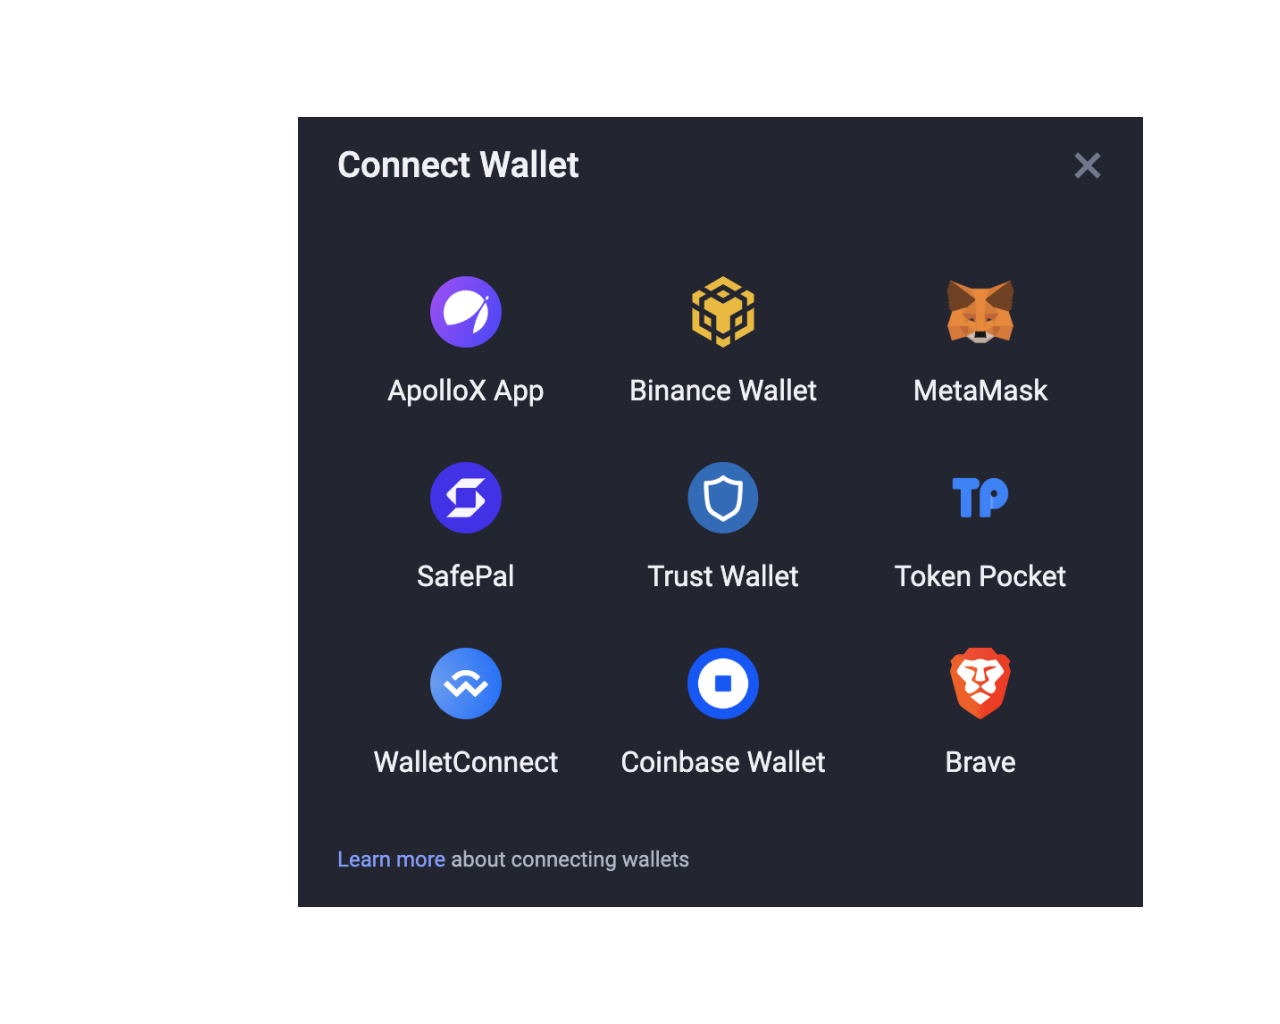
<file: index.html>
<!DOCTYPE html><html><head><meta charset="utf-8"><meta name="viewport" content="initial-scale=1, width=device-width"><link rel="stylesheet" href="index.37093de4.css"><link rel="stylesheet" href="index.2ddb612e.css"><link rel="stylesheet" href="https://fonts.googleapis.com/css2?family=Poppins:wght@400;500;600&display=swap"></head><body> <div class="connect-wallet"> <img class="image-1-icon" alt src="image-1@2x.d5238c2d.png"> </div> </body></html>
</file>
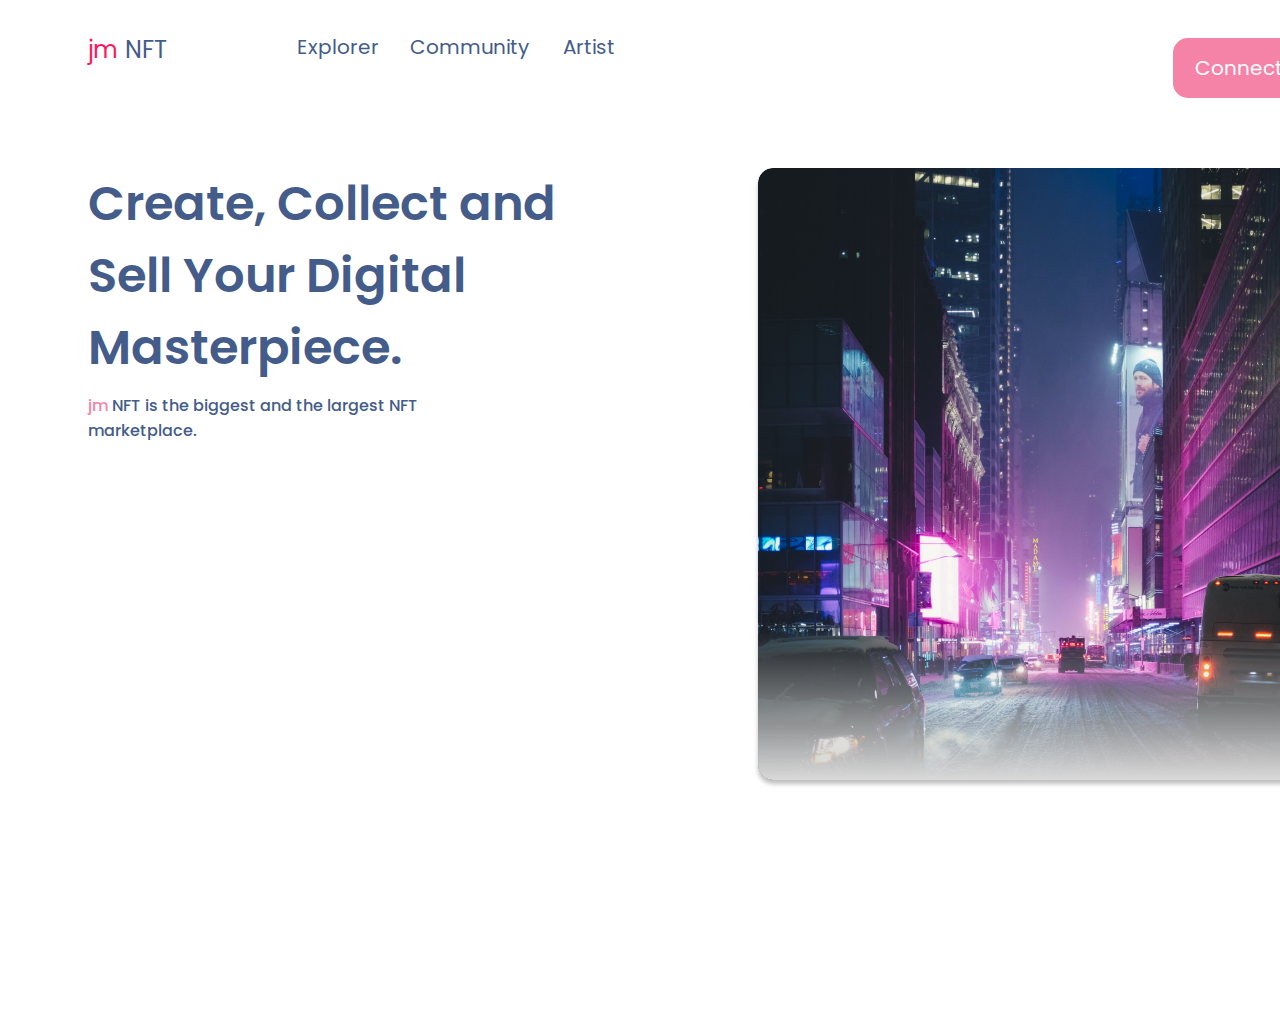
<file: landing-page.html>
<!DOCTYPE html><html><head><meta charset="utf-8"><meta name="viewport" content="initial-scale=1, width=device-width"><link rel="stylesheet" href="index.37093de4.css"><link rel="stylesheet" href="landing-page.5b34a0d9.css"><link rel="stylesheet" href="https://fonts.googleapis.com/css2?family=Poppins:wght@400;500;600&display=swap"></head><body> <div class="landing-page"> <div class="jmnft"> <span>jm</span> <span class="nft">NFT</span> </div> <div class="explorer">Explorer</div> <div class="community">Community</div> <div class="artist">Artist</div> <img class="landing-page-child" alt src="rectangle-3@2x.1c10a5d0.png"> <div class="landing-page-item"></div> <div class="create-collect-and-container"> <p class="create-collect-and">Create, Collect and</p> <p class="create-collect-and">Sell Your Digital</p> <p class="create-collect-and">Masterpiece.</p> </div> <div class="jmnft-is-the-container"> <p class="create-collect-and"> <span class="jm">jm</span> <span>NFT is the biggest and the largest NFT</span> </p> <p class="create-collect-and">marketplace.</p> </div> <div class="rectangle-parent"> <div class="instance-child"></div> <div class="connect-wallet1">Connect Wallet</div> </div> </div> </body></html>
</file>
<file: index.37093de4.css>
body{margin:0;line-height:normal}:root{--font-poppins:Poppins;--font-size-xl:20px;--color-white:#fff;--color-palevioletred:#f582a7;--color-steelblue:#445c8a;--br-mini:15px}
/*# sourceMappingURL=index.37093de4.css.map */
</file>
<file: index.2ddb612e.css>
.image-1-icon{object-fit:cover;width:845px;height:790px;position:absolute;top:117px;left:298px}.connect-wallet{background-color:var(--color-white);width:100%;height:1024px;position:relative;overflow:hidden}
/*# sourceMappingURL=index.2ddb612e.css.map */
</file>
<file: landing-page.5b34a0d9.css>
.nft{color:var(--color-steelblue)}.jmnft{color:#ff1661;font-size:24px;position:absolute;top:32px;left:88px}.artist,.community,.explorer{position:absolute;top:32px;left:297px}.artist,.community{left:410px}.artist{left:563px}.landing-page-child,.landing-page-item{border-radius:var(--br-mini);width:612px;height:612px;position:absolute;top:168px;left:758px}.landing-page-child{object-fit:cover}.landing-page-item{background:linear-gradient(#d9d9d900 75.52%,#d9d9d9);box-shadow:0 4px 4px #00000040}.create-collect-and{margin:0}.create-collect-and-container{font-size:48px;font-weight:600;position:absolute;top:168px;left:88px}.jm{color:var(--color-palevioletred)}.jmnft-is-the-container{font-size:16px;font-weight:500;position:absolute;top:393px;left:88px}.instance-child{border-radius:var(--br-mini);background-color:var(--color-palevioletred);width:100%;height:100%;position:absolute;inset:0}.connect-wallet1{position:absolute;top:25%;left:11.17%}.rectangle-parent{color:var(--color-white);width:197px;height:60px;position:absolute;top:38px;left:1173px}.landing-page{background-color:var(--color-white);text-align:left;font-size:var(--font-size-xl);color:var(--color-steelblue);font-family:var(--font-poppins);width:100%;height:1024px;position:relative;overflow:hidden}
/*# sourceMappingURL=landing-page.5b34a0d9.css.map */
</file>
